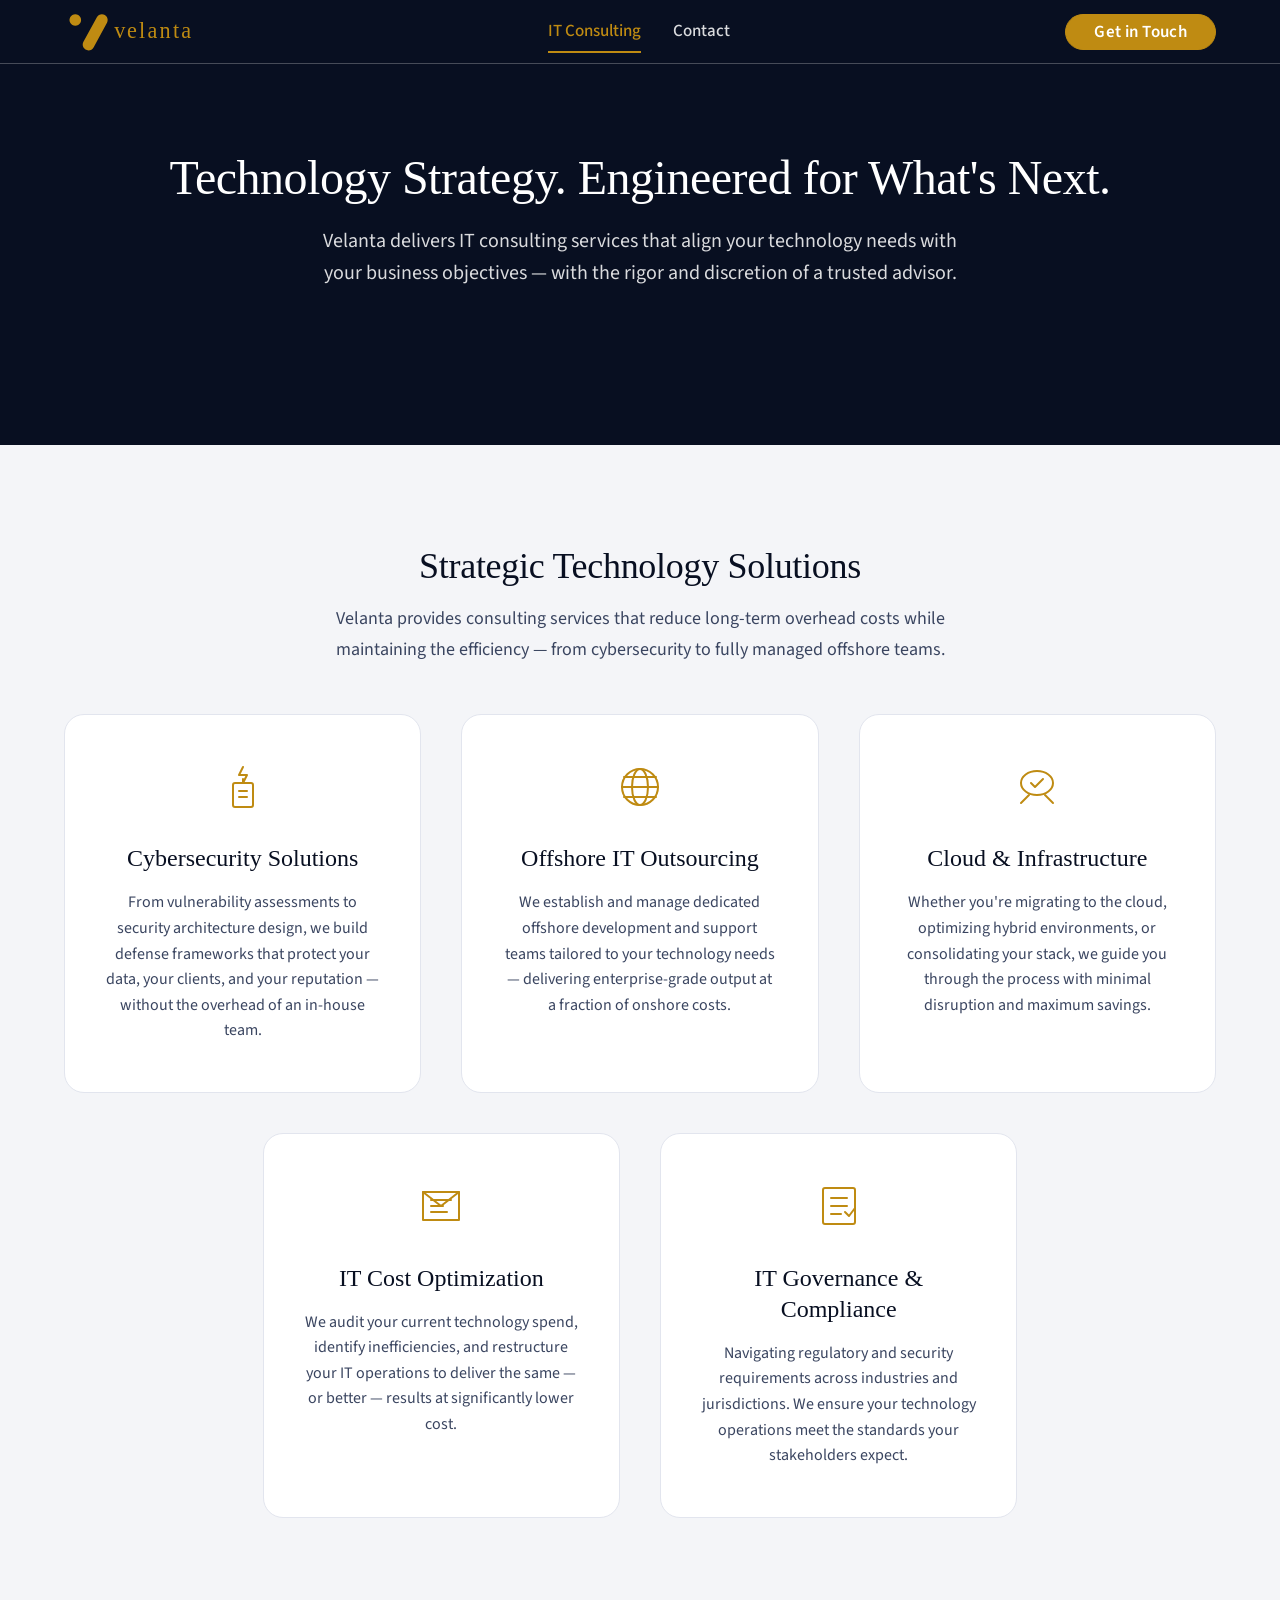
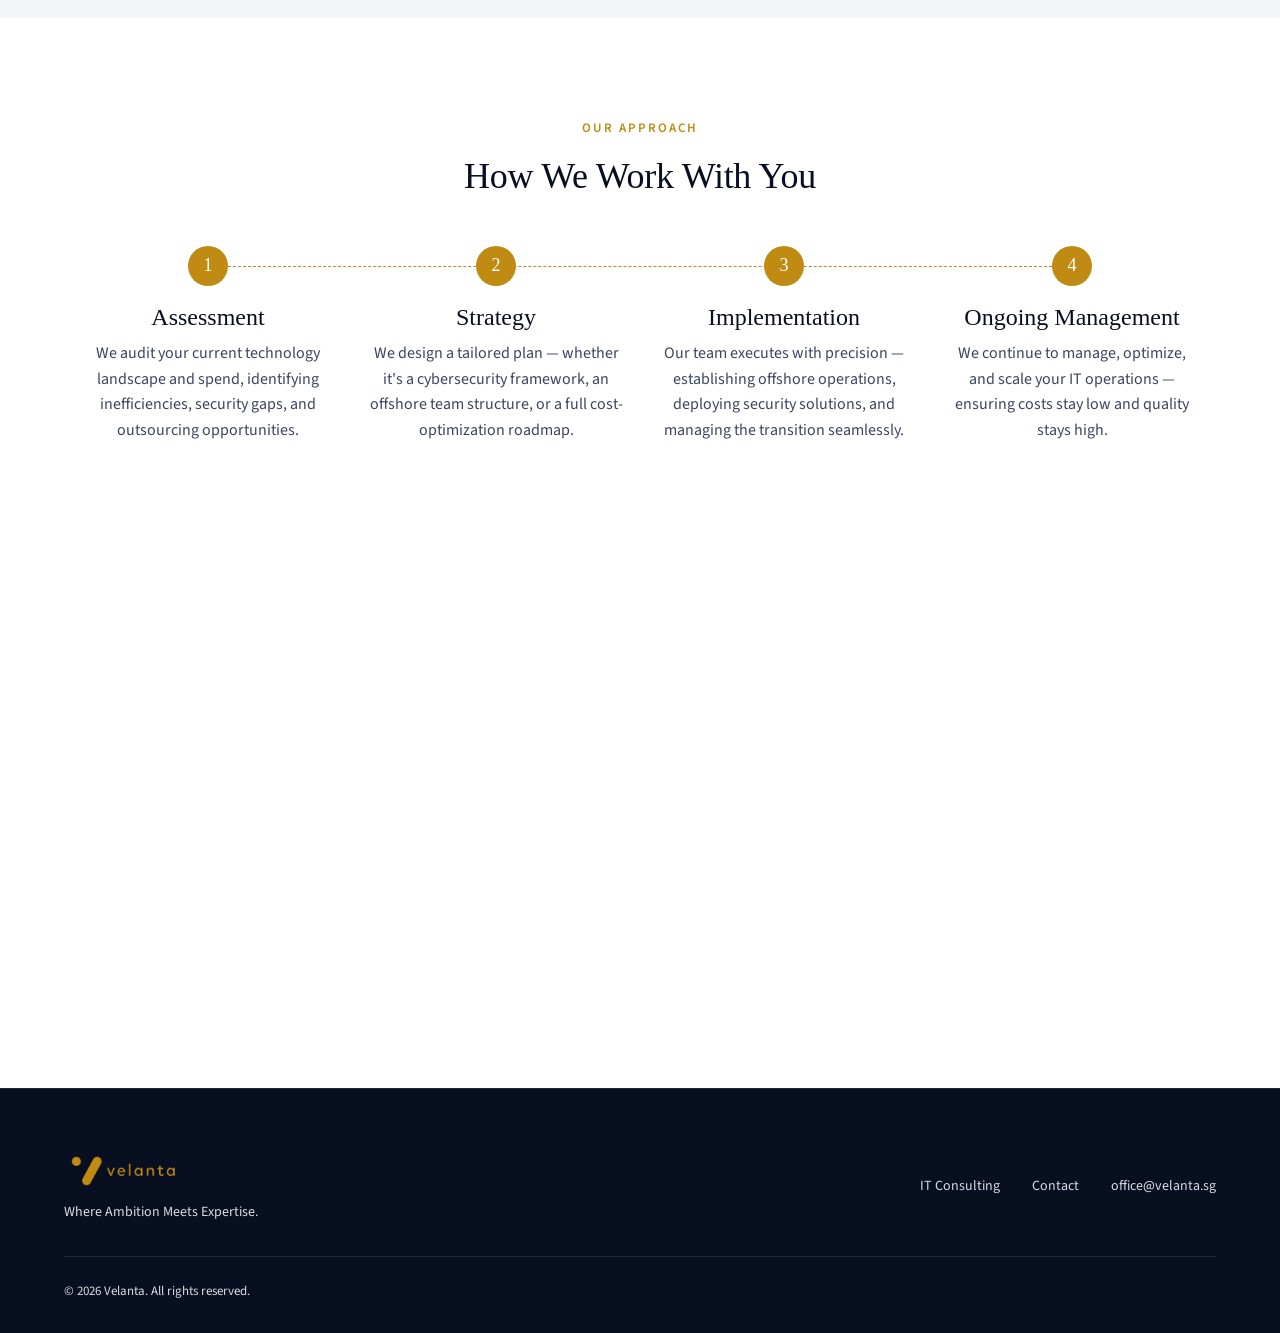
<file: it-consulting.html>
<!DOCTYPE html>
<html lang="en">
<head>
  <meta charset="UTF-8">
  <meta name="viewport" content="width=device-width, initial-scale=1.0">
  <title>IT Consulting Services — Velanta</title>
  <link rel="preconnect" href="https://fonts.googleapis.com">
  <link rel="preconnect" href="https://fonts.gstatic.com" crossorigin>
  <link href="https://fonts.googleapis.com/css2?family=Source+Sans+3:wght@300;400;600&display=swap" rel="stylesheet">
  <link rel="stylesheet" href="styles.css">

  <!-- ── Favicon ── -->
  <link rel="icon" href="favicon.ico" sizes="32x32">
  <link rel="icon" type="image/png" sizes="32x32" href="favicon-32.png">
  <link rel="icon" type="image/png" sizes="192x192" href="favicon-192.png">
  <link rel="icon" href="favicon.svg" type="image/svg+xml">
  <link rel="apple-touch-icon" sizes="180x180" href="apple-touch-icon.png">

  <!-- ── Social preview ── -->
  <meta property="og:type" content="website">
  <meta property="og:site_name" content="Velanta">
  <meta property="og:title" content="IT Consulting Services — Velanta">
  <meta property="og:description" content="Velanta delivers IT consulting services that align your technology needs with your business objectives — with the rigor and discretion of a trusted advisor.">
  <meta property="og:url" content="https://www.velanta.sg/it-consulting.html">
  <meta property="og:image" content="https://www.velanta.sg/og-image.png">
  <meta property="og:image:width" content="1200">
  <meta property="og:image:height" content="630">
  <meta property="og:image:alt" content="Velanta">
  <meta name="twitter:card" content="summary_large_image">
  <meta name="twitter:title" content="IT Consulting Services — Velanta">
  <meta name="twitter:description" content="Velanta delivers IT consulting services that align your technology needs with your business objectives — with the rigor and discretion of a trusted advisor.">
  <meta name="twitter:image" content="https://www.velanta.sg/og-image.png">
</head>
<body>

<a href="#main" class="skip-link">Skip to content</a>

<!-- ── Navigation ── -->
<header class="nav">
  <div class="container">
    <a href="index.html" class="nav-logo">
        <img src="logo-nav.svg" alt="Velanta" class="logo-default">
        <img src="logo-nav.svg" alt="Velanta" class="logo-scrolled">
      </a>
    <nav class="nav-links">
      <a href="it-consulting.html" class="nav-link nav-link--active">IT Consulting</a>
      <a href="contact.html" class="nav-link">Contact</a>
    </nav>
    <button class="nav-hamburger" aria-label="Toggle menu" onclick="document.querySelector('.nav-mobile').classList.toggle('open'); document.querySelector('.nav').classList.toggle('menu-open')">
      <span></span><span></span><span></span>
    </button>
    <a href="contact.html" class="btn btn-primary nav-cta nav-cta-desktop">Get in Touch</a>
  </div>
  <div class="nav-mobile">
    <a href="it-consulting.html" class="nav-link nav-link--active">IT Consulting</a>
    <a href="contact.html" class="nav-link">Contact</a>
    <a href="contact.html" class="btn btn-primary">Get in Touch</a>
  </div>
</header>

<main id="main">

  <!-- ── Hero ── -->
  <section class="hero hero--inner">
    <div class="hero-bg" style="background-image: url('https://images.unsplash.com/photo-1486406146926-c627a92ad1ab?w=1920&q=80');"></div>
    <div class="container text-center">
      <h1>Technology Strategy. Engineered for What's Next.</h1>
      <p class="body-lg" style="color: rgba(255,255,255,0.85);">Velanta delivers IT consulting services that align your technology needs with your business objectives — with the rigor and discretion of a trusted advisor.</p>
    </div>
  </section>

  <!-- ── What We Offer ── -->
  <section class="section section--light">
    <div class="container text-center">
      <h2>Strategic Technology Solutions</h2>
      <p class="section-subtitle">Velanta provides consulting services that reduce long-term overhead costs while maintaining the efficiency — from cybersecurity to fully managed offshore teams.</p>
      <div class="services-grid--5">
        <div class="card card--accent">
          <svg class="card-icon" viewBox="0 0 48 48" fill="none" stroke="currentColor" stroke-width="2" stroke-linecap="round" stroke-linejoin="round"><path d="M24 4l-4 8h8l-4 8"/><rect x="14" y="20" width="20" height="24" rx="2"/><path d="M20 28h8"/><path d="M20 34h8"/><path d="M24 20v-4"/></svg>
          <h3>Cybersecurity Solutions</h3>
          <p>From vulnerability assessments to security architecture design, we build defense frameworks that protect your data, your clients, and your reputation — without the overhead of an in-house team.</p>
        </div>
        <div class="card card--accent">
          <svg class="card-icon" viewBox="0 0 48 48" fill="none" stroke="currentColor" stroke-width="2" stroke-linecap="round" stroke-linejoin="round"><circle cx="24" cy="24" r="18"/><ellipse cx="24" cy="24" rx="8" ry="18"/><path d="M6 24h36"/><path d="M8 14h32"/><path d="M8 34h32"/></svg>
          <h3>Offshore IT Outsourcing</h3>
          <p>We establish and manage dedicated offshore development and support teams tailored to your technology needs — delivering enterprise-grade output at a fraction of onshore costs.</p>
        </div>
        <div class="card card--accent">
          <svg class="card-icon" viewBox="0 0 48 48" fill="none" stroke="currentColor" stroke-width="2" stroke-linecap="round" stroke-linejoin="round"><path d="M16 32l-8 8"/><path d="M32 32l8 8"/><ellipse cx="24" cy="20" rx="16" ry="12"/><path d="M18 20l4 4 8-8"/></svg>
          <h3>Cloud &amp; Infrastructure</h3>
          <p>Whether you're migrating to the cloud, optimizing hybrid environments, or consolidating your stack, we guide you through the process with minimal disruption and maximum savings.</p>
        </div>
        <div class="card card--accent">
          <svg class="card-icon" viewBox="0 0 48 48" fill="none" stroke="currentColor" stroke-width="2" stroke-linecap="round" stroke-linejoin="round"><path d="M6 10h36v28H6z"/><path d="M14 18h20"/><path d="M14 24h12"/><path d="M14 30h16"/><path d="M6 10l18 14L42 10"/></svg>
          <h3>IT Cost Optimization</h3>
          <p>We audit your current technology spend, identify inefficiencies, and restructure your IT operations to deliver the same — or better — results at significantly lower cost.</p>
        </div>
        <div class="card card--accent">
          <svg class="card-icon" viewBox="0 0 48 48" fill="none" stroke="currentColor" stroke-width="2" stroke-linecap="round" stroke-linejoin="round"><rect x="8" y="6" width="32" height="36" rx="2"/><path d="M16 16h16"/><path d="M16 24h16"/><path d="M16 32h10"/><path d="M30 30l4 4 6-8"/></svg>
          <h3>IT Governance &amp; Compliance</h3>
          <p>Navigating regulatory and security requirements across industries and jurisdictions. We ensure your technology operations meet the standards your stakeholders expect.</p>
        </div>
      </div>
    </div>
  </section>

  <!-- ── Our Approach ── -->
  <section class="section section--spacious reveal">
    <div class="container text-center">
      <span class="overline">Our Approach</span>
      <h2>How We Work With You</h2>
      <div class="steps">
        <div class="step">
          <div class="step-number">1</div>
          <div>
            <h3>Assessment</h3>
            <p>We audit your current technology landscape and spend, identifying inefficiencies, security gaps, and outsourcing opportunities.</p>
          </div>
        </div>
        <div class="step">
          <div class="step-number">2</div>
          <div>
            <h3>Strategy</h3>
            <p>We design a tailored plan — whether it's a cybersecurity framework, an offshore team structure, or a full cost-optimization roadmap.</p>
          </div>
        </div>
        <div class="step">
          <div class="step-number">3</div>
          <div>
            <h3>Implementation</h3>
            <p>Our team executes with precision — establishing offshore operations, deploying security solutions, and managing the transition seamlessly.</p>
          </div>
        </div>
        <div class="step">
          <div class="step-number">4</div>
          <div>
            <h3>Ongoing Management</h3>
            <p>We continue to manage, optimize, and scale your IT operations — ensuring costs stay low and quality stays high.</p>
          </div>
        </div>
      </div>
    </div>
  </section>

  <!-- ── CTA ── -->
  <section class="cta-section reveal">
    <div class="container">
      <h2>Let's Build Your Technology Advantage.</h2>
      <p>A strategic conversation about your technology future starts with a single step.</p>
      <a href="contact.html" class="btn btn-primary">Start a Conversation</a>
    </div>
  </section>

</main>

<!-- ── Footer ── -->
<footer class="footer">
  <div class="container">
    <div class="footer-inner">
      <div>
        <div class="footer-logo"><img src="logo-flat-gold.png" alt="Velanta" style="height: 44px;"></div>
        <p class="footer-tagline">Where Ambition Meets Expertise.</p>
      </div>
      <div class="footer-links">
        <a href="it-consulting.html">IT Consulting</a>
        <a href="contact.html">Contact</a>
        <a href="mailto:office@velanta.sg">office@velanta.sg</a>
      </div>
    </div>
    <p class="footer-bottom">&copy; 2026 Velanta. All rights reserved.</p>
  </div>
</footer>

<script>
window.addEventListener('scroll', function() {
  document.querySelector('.nav').classList.toggle('scrolled', window.scrollY > 50);
});
document.addEventListener('click', function(e) {
  var mobile = document.querySelector('.nav-mobile');
  var hamburger = document.querySelector('.nav-hamburger');
  if (!mobile.contains(e.target) && !hamburger.contains(e.target)) {
    mobile.classList.remove('open');
    document.querySelector('.nav').classList.remove('menu-open');
  }
});

// Scroll reveal
(function() {
  var els = document.querySelectorAll('.reveal, .reveal-stagger');
  if (!els.length) return;
  var io = new IntersectionObserver(function(entries) {
    entries.forEach(function(e) {
      if (e.isIntersecting) {
        e.target.classList.add('visible');
        io.unobserve(e.target);
      }
    });
  }, { threshold: 0.15, rootMargin: '0px 0px -40px 0px' });
  els.forEach(function(el) { io.observe(el); });
})();
</script>
</body>
</html>
</file>
<file: styles.css>
/* ══════════════════════════════════
   Velanta — Global Styles
   ══════════════════════════════════ */

/* ── Reset ── */
*, *::before, *::after { box-sizing: border-box; margin: 0; padding: 0; }
html { scroll-behavior: smooth; }

/* ── Animations (hero & CTA only) ── */
@keyframes fadeUp {
  from { opacity: 0; transform: translateY(32px); }
  to   { opacity: 1; transform: translateY(0); }
}
.reveal {
  opacity: 0;
  transform: translateY(32px);
  transition: opacity 1s cubic-bezier(0.22, 1, 0.36, 1),
              transform 1s cubic-bezier(0.22, 1, 0.36, 1);
}
.reveal.visible {
  opacity: 1;
  transform: translateY(0);
}
@media (prefers-reduced-motion: reduce) {
  .reveal { opacity: 1; transform: none; transition: none; }
}
body {
  font-family: 'Source Sans 3', sans-serif;
  color: #080F21;
  line-height: 1.6;
  background: #FFFFFF;
  -webkit-font-smoothing: antialiased;
}
img { max-width: 100%; display: block; }
a { text-decoration: none; color: inherit; }
ul { list-style: none; }

/* ── Tokens ── */
:root {
  --navy:        #080F21;
  --navy-80:     #1a2440;
  --navy-60:     #2e3d60;
  --navy-20:     #c1c8d8;
  --navy-10:     #e8eaf0;
  --navy-05:     #f4f5f8;
  --gold:        #BF8B12;
  --gold-light:  #d4a535;
  --gold-muted:  #f5e9c8;
  --gold-dark:   #8a6409;
  --white:       #FFFFFF;
  --text-primary:   #080F21;
  --text-secondary: #3a4560;
  --text-muted:     #8890a8;
  --border:      #e2e5ee;
  --border-strong: #c1c8d8;
  --radius-sm:   6px;
  --radius-md:   10px;
  --radius-lg:   14px;
  --radius-xl:   20px;
  --font-display: Georgia, 'Times New Roman', serif;
  --font-body:    'Source Sans 3', sans-serif;
}

/* ── Typography ── */
h1, h2, h3 { font-family: var(--font-display); font-weight: 400; }
h1 { font-size: 48px; letter-spacing: -0.5px; line-height: 1.15; }
h2 { font-size: 36px; letter-spacing: -0.3px; line-height: 1.2; }
h3 { font-size: 24px; line-height: 1.3; }
.body-lg { font-size: 20px; line-height: 1.6; }
.overline {
  font-family: var(--font-body);
  font-size: 13px;
  font-weight: 600;
  letter-spacing: 2px;
  text-transform: uppercase;
  color: var(--gold);
  display: block;
  margin-bottom: 16px;
}

.section-subtitle {
  color: var(--text-secondary);
  font-size: 18px;
  line-height: 1.7;
  max-width: 640px;
  margin: 16px auto 48px;
}

/* ── Layout ── */
.container {
  max-width: 1200px;
  margin: 0 auto;
  padding: 0 24px;
}
.section { padding: 100px 0; }
.section--light { background: var(--navy-05); }
.section--navy { background: var(--navy); color: var(--white); }
.text-center { text-align: center; }
.text-narrow {
  max-width: 720px;
  margin-left: auto;
  margin-right: auto;
}

/* ── Gold rule (decorative) ── */
.gold-rule {
  width: 60px;
  height: 2px;
  background: var(--gold);
  border: none;
  margin: 0 auto 40px;
}


/* ══════════════════════════════════
   Components
   ══════════════════════════════════ */

/* ── Buttons ── */
.btn {
  display: inline-flex;
  align-items: center;
  justify-content: center;
  gap: 8px;
  padding: 0 28px;
  height: 36px;
  line-height: 36px;
  border-radius: 100px;
  font-family: var(--font-body);
  font-size: 17px;
  font-weight: 600;
  cursor: pointer;
  border: 1.5px solid transparent;
  transition: background 0.2s, color 0.2s, border-color 0.2s, transform 0.15s;
  letter-spacing: 0.3px;
  box-sizing: border-box;
  text-decoration: none;
}
.btn:hover { transform: translateY(-1px); }
.btn-primary { background: var(--gold); color: var(--white); border-color: var(--gold); }
.btn-primary:hover { background: var(--navy); color: var(--white); border-color: var(--navy); }
.btn-dark { background: var(--navy); color: var(--white); border-color: var(--navy); }
.btn-dark:hover { background: var(--navy-80); border-color: var(--navy-80); }
.btn-ghost {
  background: transparent;
  color: var(--gold);
  border-color: var(--gold);
}
.btn-ghost:hover { background: var(--gold); color: var(--white); border-color: var(--gold); }
.btn-outline {
  background: transparent;
  color: var(--navy);
  border-color: var(--navy);
}
.btn-outline:hover { background: var(--navy-05); }
.btn-full { width: 100%; }

/* ── Cards ── */
.card {
  background: var(--white);
  border: 1px solid var(--border);
  border-radius: var(--radius-xl);
  padding: 48px 40px;
}
.card--accent { }
.card-icon {
  width: 48px;
  height: 48px;
  margin-bottom: 24px;
  color: var(--gold);
}
.card img {
  width: 100%;
  height: 200px;
  object-fit: cover;
  border-radius: var(--radius-lg);
  margin-bottom: 24px;
}
.card h3 { margin-bottom: 16px; }
.card p {
  color: var(--text-secondary);
  font-size: 16px;
  line-height: 1.6;
}
.card .btn { margin-top: 24px; }

/* ── Service grid ── */
.services-grid {
  display: flex;
  flex-wrap: wrap;
  justify-content: center;
  gap: 32px;
}
.services-grid > * {
  flex: 1 1 320px;
  min-width: 260px;
}
.services-grid--2col {
  display: grid;
  grid-template-columns: repeat(2, 1fr);
  gap: 32px;
}

/* ── Pillar sub-sections ── */
.pillar {
  display: grid;
  grid-template-columns: 1fr 1fr;
  gap: 56px;
  align-items: center;
  margin-top: 56px;
  text-align: left;
}
.pillar--reverse {
  direction: rtl;
}
.pillar--reverse > * {
  direction: ltr;
}
.pillar-image img {
  width: 100%;
  height: 480px;
  object-fit: cover;
  border-radius: var(--radius-xl);
}
.pillar-content h3 {
  font-size: 28px;
  margin-bottom: 16px;
}
.pillar-content p {
  color: var(--text-secondary);
  font-size: 16px;
  line-height: 1.7;
  margin-bottom: 24px;
}

/* 5-card layout: 3 top, 2 bottom centered */
.services-grid--5 {
  display: grid;
  grid-template-columns: repeat(6, 1fr);
  gap: 40px;
  margin-top: 48px;
}
.services-grid--5 > :nth-child(1) { grid-column: 1 / 3; }
.services-grid--5 > :nth-child(2) { grid-column: 3 / 5; }
.services-grid--5 > :nth-child(3) { grid-column: 5 / 7; }
.services-grid--5 > :nth-child(4) { grid-column: 2 / 4; }
.services-grid--5 > :nth-child(5) { grid-column: 4 / 6; }

/* 4-card layout: 2x2 centered grid */
.services-grid--4 {
  display: grid;
  grid-template-columns: repeat(6, 1fr);
  gap: 40px;
  margin-top: 48px;
}
.services-grid--4 > :nth-child(1) { grid-column: 1 / 4; }
.services-grid--4 > :nth-child(2) { grid-column: 4 / 7; }
.services-grid--4 > :nth-child(3) { grid-column: 1 / 4; }
.services-grid--4 > :nth-child(4) { grid-column: 4 / 7; }

.section--features { padding-bottom: 100px; }

/* ── Feature card (Why Velanta) ── */
.features-grid {
  display: grid;
  grid-template-columns: repeat(2, 1fr);
  gap: 48px 56px;
  margin-top: 64px;
  text-align: left;
}
.feature-card {
  display: flex;
  flex-direction: column;
}
.feature-card img {
  width: 100%;
  height: 280px;
  object-fit: cover;
  border-radius: var(--radius-xl);
  margin-bottom: 24px;
}
.feature-card h3 {
  font-family: var(--font-heading);
  font-size: 22px;
  font-weight: 700;
  color: var(--navy);
  margin-bottom: 16px;
  padding-bottom: 16px;
  border-bottom: 2px solid var(--gold);
  display: inline-block;
  align-self: flex-start;
}
.feature-card p {
  color: var(--text-secondary);
  font-size: 16px;
  line-height: 1.7;
}

/* ── Steps (Our Approach) ── */
.steps {
  display: flex;
  gap: 0;
  position: relative;
  margin-top: 48px;
}
.step {
  flex: 1;
  text-align: center;
  position: relative;
  padding: 0 16px;
}
.section--spacious { padding-top: 100px; padding-bottom: 100px; }
.step-number {
  width: 40px;
  height: 40px;
  border-radius: 50%;
  background: var(--gold);
  color: var(--white);
  font-family: var(--font-display);
  font-size: 18px;
  display: flex;
  align-items: center;
  justify-content: center;
  margin: 0 auto 16px;
  position: relative;
  z-index: 1;
}
.step h3 {
  font-size: 24px;
  margin-bottom: 8px;
}
.step p {
  font-size: 16px;
  color: var(--text-secondary);
  line-height: 1.6;
}
.steps::before {
  content: '';
  position: absolute;
  top: 20px;
  left: calc(12.5% + 20px);
  right: calc(12.5% + 20px);
  height: 1px;
  border-top: 1px dashed var(--gold);
  z-index: 0;
}

/* ── Badge pills ── */
.badge {
  display: inline-flex;
  align-items: center;
  padding: 6px 16px;
  border-radius: 100px;
  font-size: 14px;
  font-weight: 500;
}
.badge--navy { background: var(--navy-10); color: var(--navy); }
.badges { display: flex; gap: 12px; justify-content: center; margin-top: 32px; flex-wrap: wrap; }

/* ── Form Elements ── */
.form-group { margin-bottom: 20px; }
.form-label {
  display: block;
  font-size: 14px;
  font-weight: 500;
  color: var(--text-secondary);
  margin-bottom: 6px;
}
.form-label span { color: var(--text-muted); font-weight: 400; }
.form-input,
.form-select,
.form-textarea {
  width: 100%;
  padding: 12px 16px;
  border-radius: var(--radius-md);
  border: 1.5px solid var(--border-strong);
  font-family: var(--font-body);
  font-size: 16px;
  color: var(--text-primary);
  background: var(--white);
  outline: none;
  transition: border-color 0.2s, box-shadow 0.2s;
}
.form-input:focus,
.form-select:focus,
.form-textarea:focus {
  border-color: var(--gold);
  box-shadow: 0 0 0 3px rgba(191,139,18,0.12);
}
.form-input::placeholder,
.form-textarea::placeholder { color: var(--text-muted); }
.form-textarea { resize: vertical; min-height: 120px; }
.form-select {
  appearance: none;
  background-image: url("data:image/svg+xml,%3Csvg width='12' height='8' viewBox='0 0 12 8' fill='none' xmlns='http://www.w3.org/2000/svg'%3E%3Cpath d='M1 1.5L6 6.5L11 1.5' stroke='%238890a8' stroke-width='1.5' stroke-linecap='round' stroke-linejoin='round'/%3E%3C/svg%3E");
  background-repeat: no-repeat;
  background-position: right 16px center;
  padding-right: 44px;
}

/* ── Info card (contact page) ── */
.info-card {
  background: var(--navy-05);
  border-radius: var(--radius-lg);
  padding: 24px;
  border-left: 3px solid var(--navy-60);
}
.info-card h3 {
  font-family: var(--font-body);
  font-size: 16px;
  font-weight: 600;
  margin-bottom: 8px;
}
.info-card p {
  font-size: 14px;
  color: var(--text-secondary);
  line-height: 1.6;
}
.info-card a {
  color: var(--gold);
  font-weight: 500;
}
.info-card a:hover { text-decoration: underline; }
.info-grid {
  display: grid;
  grid-template-columns: 1fr 1fr;
  gap: 24px;
  margin-top: 32px;
}

/* ── Form card wrapper ── */
.form-card {
  max-width: 600px;
  margin: 0 auto;
  background: var(--white);
  border: none;
  padding: 40px 0;
}


/* ══════════════════════════════════
   Navigation
   ══════════════════════════════════ */
.nav {
  position: fixed;
  top: 0;
  left: 0;
  right: 0;
  z-index: 100;
  background: transparent;
  border-bottom: 1px solid rgba(255,255,255,0.25);
  height: 64px;
  transition: background 0.3s, border-color 0.3s, box-shadow 0.3s;
}
.nav.scrolled {
  background: rgba(255,255,255,0.88);
  border-bottom: 1px solid transparent;
  box-shadow: 0 2px 20px rgba(0,0,0,0.08);
  backdrop-filter: blur(12px);
  -webkit-backdrop-filter: blur(12px);
}
.nav .container {
  display: flex;
  align-items: center;
  height: 100%;
}
.nav-logo {
  flex-shrink: 0;
  display: flex;
  align-items: center;
  height: 100%;
}
.nav-logo img {
  height: 40px;
  width: auto;
}
.nav-logo .logo-scrolled { display: none; }
.nav.scrolled .logo-default { display: none; }
.nav.scrolled .logo-scrolled { display: block; }
.nav-links {
  display: flex;
  align-items: center;
  gap: 4px;
  flex: 1;
  justify-content: center;
}
.nav-link {
  font-size: 17px;
  font-weight: 500;
  color: rgba(255,255,255,0.85);
  padding: 8px 14px;
  position: relative;
  transition: color 0.3s;
}
.nav-link::after {
  content: '';
  position: absolute;
  bottom: 0;
  left: 14px;
  right: 14px;
  height: 2px;
  background: var(--gold);
  transform: scaleX(0);
  transform-origin: left;
  transition: transform 0.3s ease;
}
.nav-link:hover { color: var(--white); }
.nav-link:hover::after {
  transform: scaleX(1);
  transform-origin: left;
}
.nav-link--active { color: var(--gold); }
.nav-link--active::after { transform: scaleX(1); }
.nav.scrolled .nav-link { color: var(--text-primary); }
.nav.scrolled .nav-link:hover { color: var(--text-primary); }
.nav.scrolled .nav-link--active { color: var(--gold); }
.nav-cta.nav-cta-desktop { margin-left: auto; flex-shrink: 0; }

/* Hamburger */
.nav-hamburger {
  display: none;
  background: none;
  border: none;
  cursor: pointer;
  padding: 8px;
  margin-left: auto;
}
.nav-hamburger span {
  display: block;
  width: 22px;
  height: 2px;
  background: var(--white);
  margin: 5px 0;
  transition: transform 0.3s, opacity 0.3s, background 0.3s;
}
.nav.scrolled .nav-hamburger span { background: var(--navy); }

/* Menu open state — white bg on entire nav */
.nav.menu-open {
  background: var(--white);
  border-bottom: none;
  box-shadow: none;
}
.nav.menu-open .logo-default { display: none; }
.nav.menu-open .logo-scrolled { display: block; }
.nav.menu-open .nav-hamburger span { background: var(--navy); }
/* Hamburger → X animation */
.nav.menu-open .nav-hamburger span:nth-child(1) {
  transform: translateY(7px) rotate(45deg);
}
.nav.menu-open .nav-hamburger span:nth-child(2) {
  opacity: 0;
}
.nav.menu-open .nav-hamburger span:nth-child(3) {
  transform: translateY(-7px) rotate(-45deg);
}

.nav-mobile {
  display: none;
  position: absolute;
  top: 64px;
  left: 0;
  right: 0;
  background: var(--white);
  border-top: 1px solid var(--border);
  border-bottom: 1px solid var(--border);
  padding: 16px 24px;
  box-shadow: 0 8px 24px rgba(0,0,0,0.08);
}
.nav-mobile.open { display: flex; flex-direction: column; gap: 4px; }
.nav-mobile .nav-link {
  padding: 12px 16px;
  font-size: 16px;
  display: block;
  width: fit-content;
  color: var(--text-primary);
}
.nav-mobile .nav-link::after {
  left: 16px;
  right: 16px;
  bottom: 8px;
}
.nav-mobile .nav-link:hover { color: var(--gold); }
.nav-mobile .nav-link--active { color: var(--gold); }
.nav-mobile .btn {
  margin-top: 8px;
  text-align: center;
}


/* ══════════════════════════════════
   Hero
   ══════════════════════════════════ */
.hero {
  background: var(--navy);
  color: var(--white);
  text-align: center;
  position: relative;
  overflow: hidden;
  padding: 160px 0;
}
.hero--full {
  min-height: 90vh;
  display: flex;
  align-items: center;
  justify-content: center;
  padding: 0;
}
.hero--inner { padding: 150px 0 120px; }
.hero-bg {
  position: absolute;
  inset: 0;
  background-size: cover;
  background-position: center;
  opacity: 0.35;
}
/* Slideshow backgrounds */
.hero-slide {
  position: absolute;
  inset: 0;
  background-size: cover;
  background-position: center;
  opacity: 0;
  transition: opacity 1.2s ease-in-out;
}
.hero-slide.active { opacity: 0.35; }
/* Slideshow indicators */
.hero-indicators {
  position: absolute;
  bottom: 32px;
  right: 48px;
  z-index: 2;
  display: flex;
  align-items: center;
  gap: 16px;
}
.hero-bars {
  display: flex;
  gap: 6px;
}
.hero-bar {
  width: 32px;
  height: 3px;
  background: rgba(255,255,255,0.3);
  position: relative;
  overflow: hidden;
}
.hero-bar.done {
  background: rgba(255,255,255,0.5);
}
.hero-bar-fill {
  position: absolute;
  top: 0;
  left: 0;
  height: 100%;
  width: 0%;
  background: var(--white);
  transition: width 0.1s linear;
}
.hero-arrows {
  display: flex;
  gap: 12px;
  margin-left: 24px;
}
.hero-arrow {
  background: none;
  border: none;
  color: var(--white);
  font-size: 20px;
  cursor: pointer;
  padding: 4px;
  opacity: 0.7;
  transition: opacity 0.2s;
}
.hero-arrow:hover {
  opacity: 1;
}
.hero .container {
  position: relative;
  z-index: 1;
  animation: fadeUp 1.3s cubic-bezier(0.22, 1, 0.36, 1) 0.2s both;
}
.hero .overline { margin-bottom: 20px; }
.hero h1 { color: var(--white); margin-bottom: 20px; }
.hero--full h1 { font-size: 64px; }
.hero .body-lg {
  color: rgba(255,255,255,0.7);
  max-width: 640px;
  margin: 0 auto 36px;
}
.hero .hero-tagline {
  color: rgba(255,255,255,0.85);
  font-size: 20px;
  font-family: var(--font-body);
  font-weight: 300;
  letter-spacing: 0.5px;
}
.hero .btn { margin-top: 8px; }


/* ══════════════════════════════════
   CTA Section
   ══════════════════════════════════ */
.cta-section {
  background: var(--navy);
  color: var(--white);
  text-align: center;
  padding: 100px 0;
  border-radius: var(--radius-xl);
  margin: 80px 40px;
}
.cta-section h2 {
  color: var(--white);
  margin-bottom: 16px;
}
.cta-section p {
  color: rgba(255,255,255,0.85);
  max-width: 560px;
  margin: 0 auto 32px;
  font-size: 18px;
  line-height: 1.6;
}


/* ══════════════════════════════════
   Footer
   ══════════════════════════════════ */
.footer {
  background: var(--navy);
  color: var(--white);
  padding: 60px 0 32px;
  border-top: 1px solid rgba(255,255,255,0.1);
  margin-top: 64px;
}
.footer-inner {
  display: flex;
  justify-content: space-between;
  align-items: center;
  padding-bottom: 32px;
  border-bottom: 1px solid rgba(255,255,255,0.1);
  margin-bottom: 24px;
}
.footer-logo {
  font-family: var(--font-display);
  font-size: 22px;
  letter-spacing: 3px;
  color: var(--white);
}
.footer-tagline {
  font-size: 14px;
  color: rgba(255,255,255,0.85);
  margin-top: 8px;
}
.footer-links {
  display: flex;
  flex-direction: row;
  gap: 32px;
  align-items: center;
}
.footer-links a {
  font-size: 14px;
  color: rgba(255,255,255,0.85);
  transition: color 0.2s;
}
.footer-links a:hover { color: var(--gold); }
.footer-bottom {
  font-size: 13px;
  color: rgba(255,255,255,0.85);
}


/* ══════════════════════════════════
   Closing tagline
   ══════════════════════════════════ */
.closing-line {
  text-align: center;
  padding: 40px 0;
  font-size: 14px;
  color: var(--text-muted);
  font-family: var(--font-display);
  letter-spacing: 1px;
}


/* ══════════════════════════════════
   Skip to content (a11y)
   ══════════════════════════════════ */
.skip-link {
  position: absolute;
  top: -100px;
  left: 16px;
  background: var(--gold);
  color: var(--navy);
  padding: 8px 16px;
  border-radius: var(--radius-md);
  font-weight: 600;
  z-index: 200;
  transition: top 0.2s;
}
.skip-link:focus { top: 16px; }


/* ══════════════════════════════════
   Responsive — 1080px breakpoint
   ══════════════════════════════════ */
@media (max-width: 1080px) {
  /* Nav */
  .nav-links { display: none; }
  .nav-cta-desktop { display: none; }
  .nav-hamburger { display: block; }

  /* Grids */
  .services-grid--4 { grid-template-columns: 1fr 1fr; }
  .services-grid--4 > * { grid-column: auto !important; }
  .services-grid--5 { grid-template-columns: 1fr 1fr; }
  .services-grid--5 > * { grid-column: auto !important; }
  .features-grid { grid-template-columns: repeat(2, 1fr); }
}

/* ══════════════════════════════════
   Responsive — 768px breakpoint
   ══════════════════════════════════ */
@media (max-width: 768px) {
  h1 { font-size: 32px; }
  h2 { font-size: 28px; }
  h3 { font-size: 20px; }
  .body-lg { font-size: 17px; }
  .hero--full h1 { font-size: 40px; }
  .section { padding: 60px 0; }
  .hero { padding: 100px 0; }
  .hero--inner { padding: 112px 0 80px; }
  .cta-section { padding: 60px 0; margin-left: 16px; margin-right: 16px; }

  /* Grids */
  .services-grid--2col,
  .services-grid--4,
  .services-grid--5,
  .features-grid,
  .info-grid { grid-template-columns: 1fr; }
  .services-grid--4 > * { grid-column: auto !important; }
  .services-grid--5 > * { grid-column: auto !important; }
  .pillar, .pillar--reverse { grid-template-columns: 1fr; direction: ltr; gap: 24px; }

  /* Steps */
  .steps {
    flex-direction: column;
    gap: 32px;
  }
  .steps::before {
    top: 20px;
    bottom: 20px;
    left: 20px;
    right: auto;
    width: 1px;
    height: auto;
    border-top: none;
    border-left: 1px dashed var(--gold);
  }
  .step {
    text-align: left;
    display: flex;
    gap: 16px;
    align-items: flex-start;
    padding: 0;
  }
  .step-number { margin: 0; flex-shrink: 0; }
  .step h3 { font-size: 18px; }

  /* Footer */
  .footer-inner { flex-direction: column; gap: 40px; align-items: center; text-align: center; }
  .footer-logo img { margin: 0 auto; }
  .footer-links { text-align: center; flex-wrap: wrap; justify-content: center; gap: 16px; }
  .footer-bottom { text-align: center; }

  /* Form card */
  .form-card { padding: 24px; }
}
</file>
